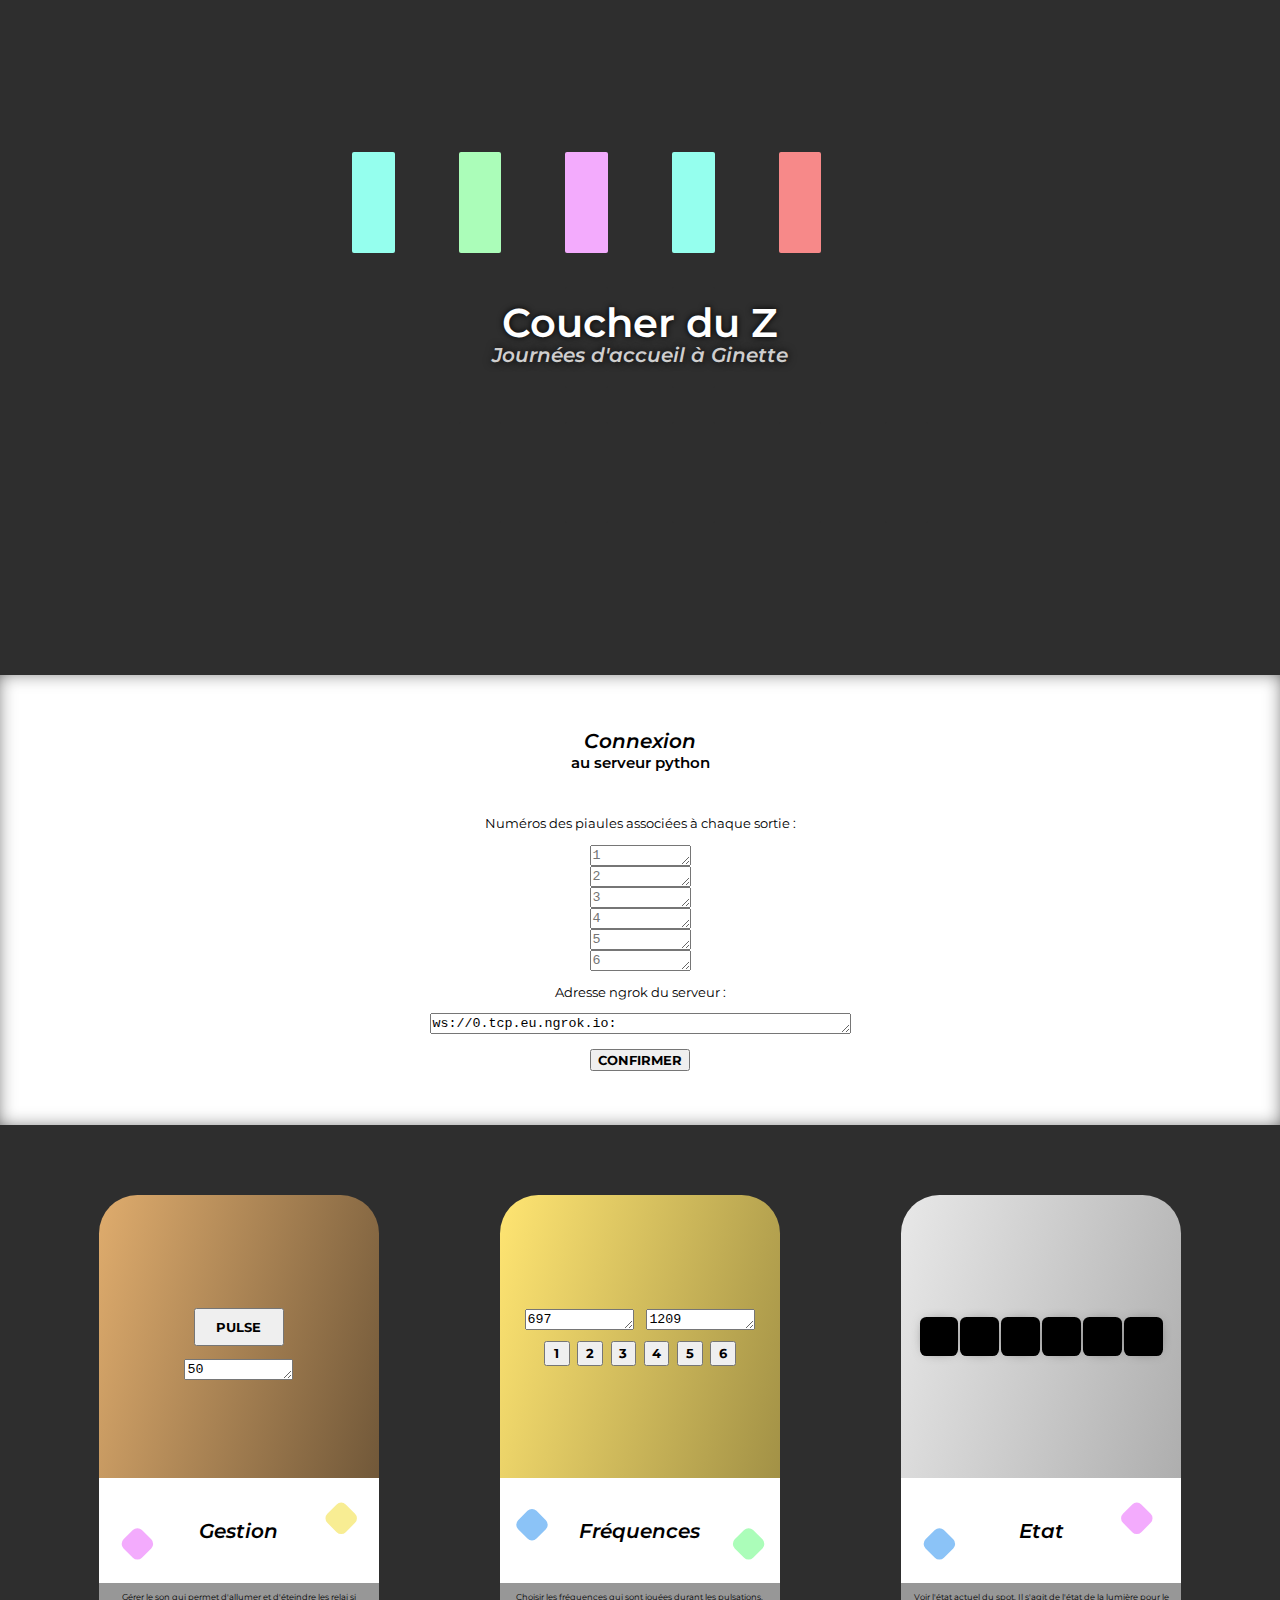
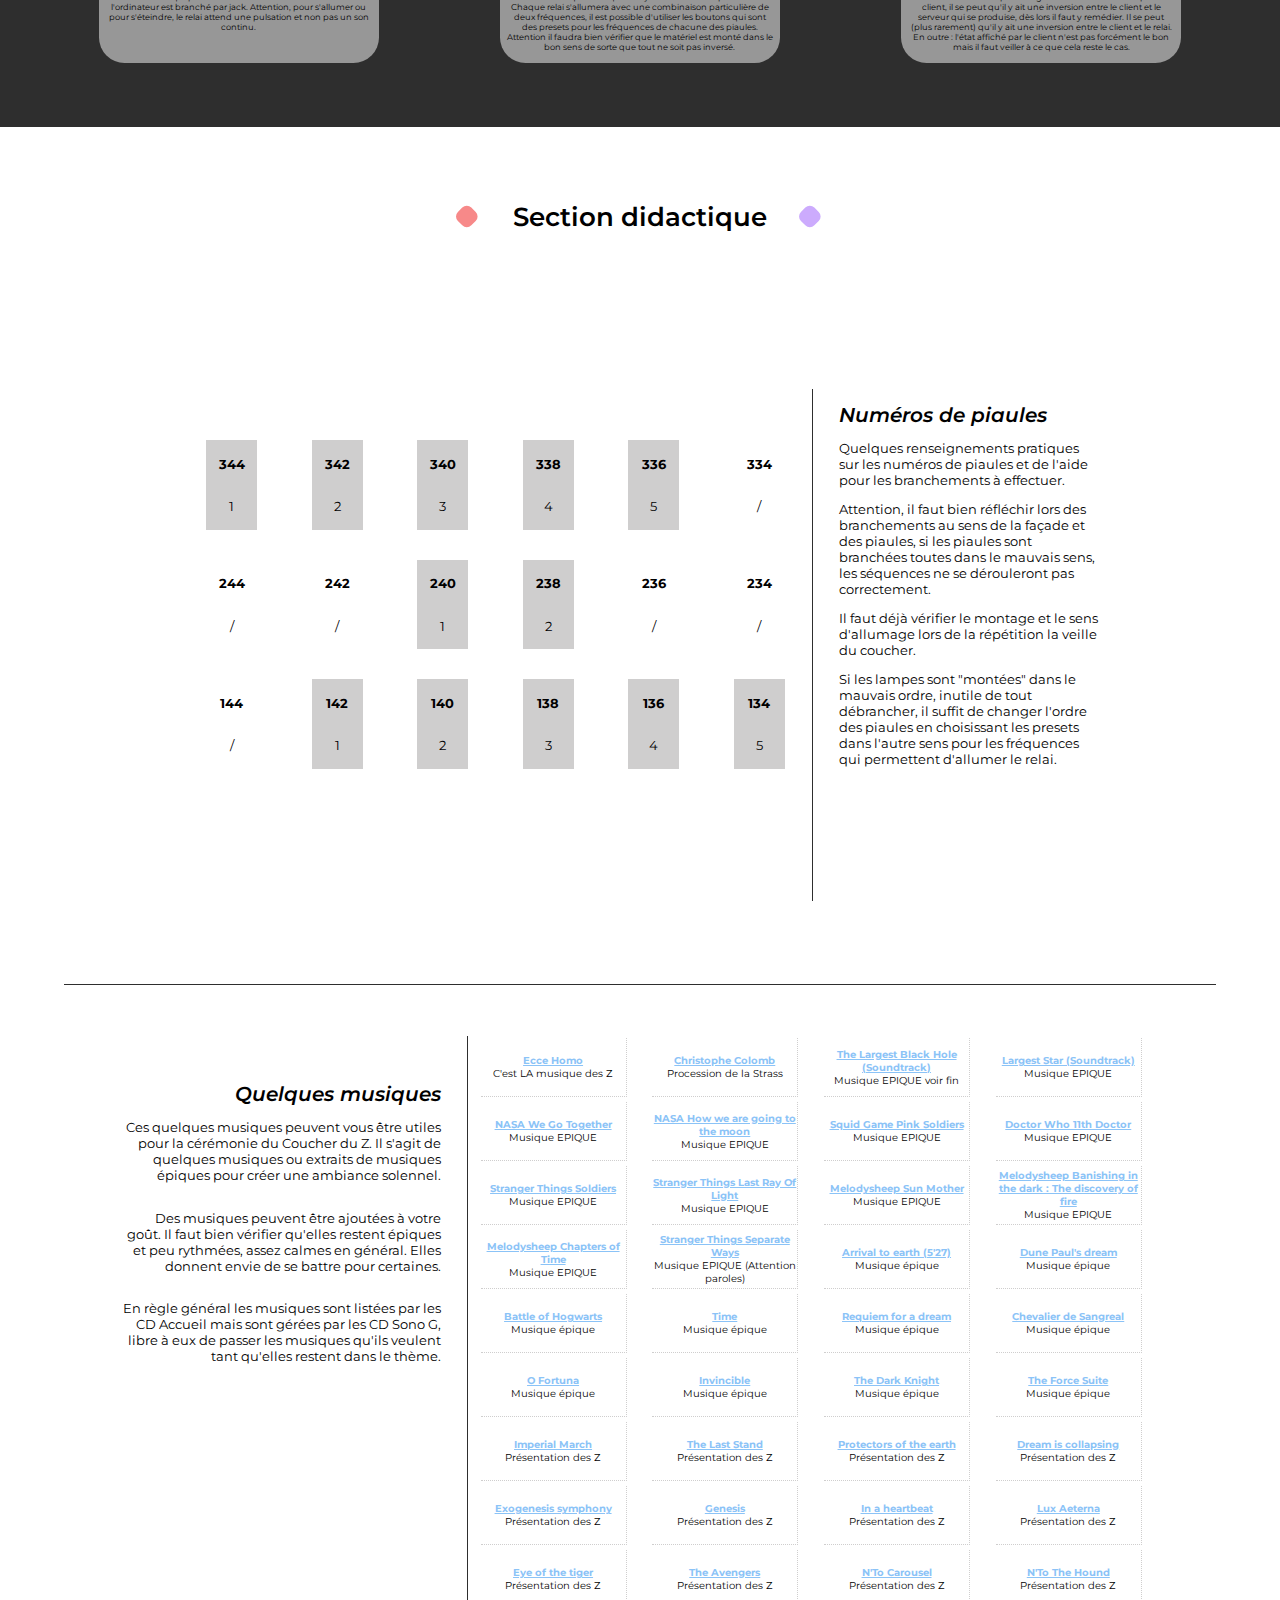
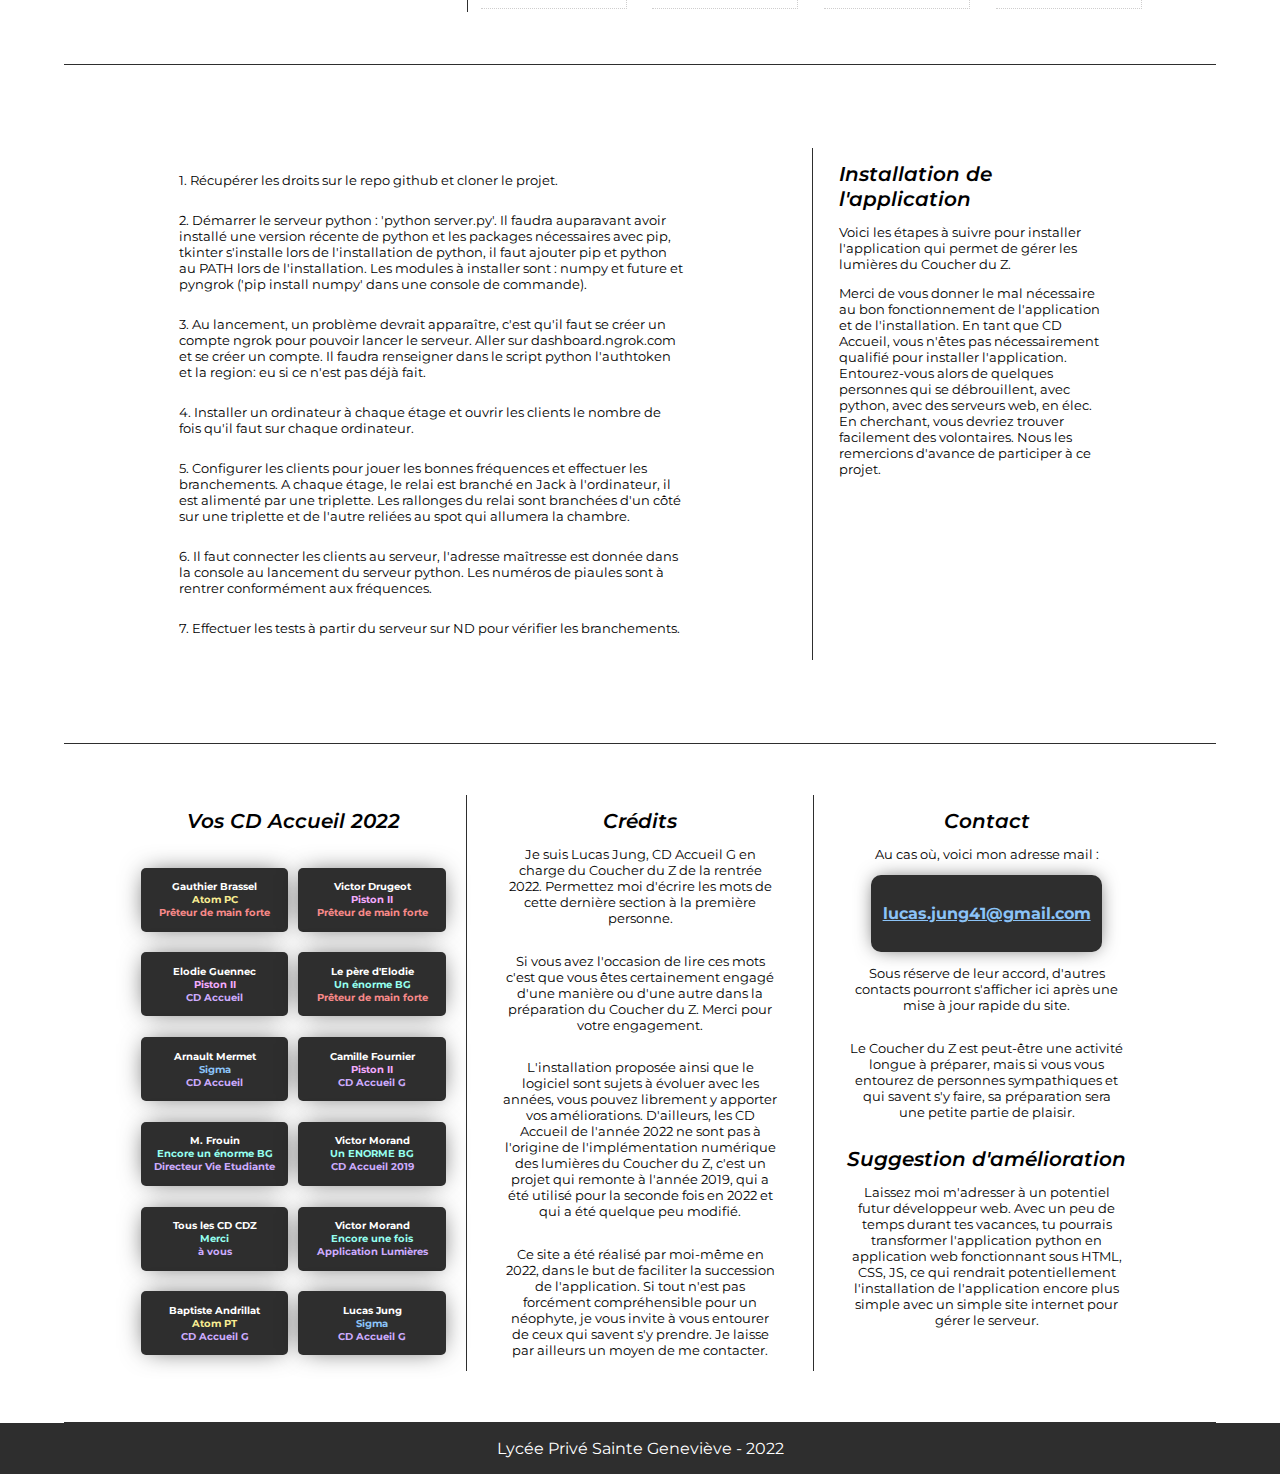
<file: client/CDZ.html>
<!doctype html>
<html lang="en">

<head>
  <meta charset="utf-8">
  <meta name="viewport" content="width=device-width, initial-scale=1, shrink-to-fit=no">

  <title>CDZ Client</title>

  <!-- Import des polices -->
  <link rel="preconnect" href="https://fonts.googleapis.com">
  <link rel="preconnect" href="https://fonts.gstatic.com" crossorigin>
  <link
    href="https://fonts.googleapis.com/css2?family=Montserrat:ital,wght@0,100;0,200;0,300;0,400;0,500;0,600;0,700;0,800;0,900;1,100;1,200;1,300;1,400;1,500;1,600;1,700;1,800;1,900&display=swap"
    rel="stylesheet">

  <!-- Le style du document -->
  <link rel="stylesheet" href="style.css">
</head>


<!-- Le contenu du document -->

<body>
  <header>
    <div id="header-background" class="background">
      <div class="window" style="grid-row: 2; grid-column: 2;"></div>
      <div class="window" style="grid-row: 2; grid-column: 3;"></div>
      <div class="window" style="grid-row: 2; grid-column: 4;"></div>
      <div class="window" style="grid-row: 2; grid-column: 5;"></div>
      <div class="window" style="grid-row: 2; grid-column: 6;"></div>
      <div class="window" style="grid-row: 3; grid-column: 4;"></div>
      <div class="window" style="grid-row: 3; grid-column: 5;"></div>
      <div class="window" style="grid-row: 4; grid-column: 3;"></div>
      <div class="window" style="grid-row: 4; grid-column: 4;"></div>
      <div class="window" style="grid-row: 4; grid-column: 5;"></div>
      <div class="window" style="grid-row: 4; grid-column: 6;"></div>
      <div class="window" style="grid-row: 4; grid-column: 7;"></div>
    </div>
    <h1>Coucher du Z</h1>
    <h2>Journées d'accueil à Ginette</h2>
  </header>

  <main>

    <section id="connexion">
      <h2>Connexion</h2>
      <h3>au serveur python</h3>
      <h3 id="message"></h3>

      <p>Numéros des piaules associées à chaque sortie :</p>
      <textarea maxlength=200 rows=1 cols=10 placeholder="1" name="num1" id="num1" required></textarea>
      <textarea maxlength=200 rows=1 cols=10 placeholder="2" name="num2" id="num2" required></textarea>
      <textarea maxlength=200 rows=1 cols=10 placeholder="3" name="num3" id="num3" required></textarea>
      <textarea maxlength=200 rows=1 cols=10 placeholder="4" name="num4" id="num4" required></textarea>
      <textarea maxlength=200 rows=1 cols=10 placeholder="5" name="num5" id="num5" required></textarea>
      <textarea maxlength=200 rows=1 cols=10 placeholder="6" name="num6" id="num6" required></textarea>
      
      <p>Adresse ngrok du serveur :</p>
      <textarea maxlength=200 rows=1 cols=50 placeholder="Adresse ngrok du serveur" name="masterAdress"
        id="masterAdress" required>ws://0.tcp.eu.ngrok.io:</textarea>
      <button id="submitButton" onclick='connect()'>CONFIRMER</button>
    </section>

    <section id="gestion">
      <!-- Il va y avoir une grille, il faut mettre la fréquence, une petite lumière qui indique l'état,
      des boutons pour manipuler l'audio (un resume, un suspend, un pulse), un pad pour gérer les fréquences de base,
      un input pour les durées aussi -->

      <h2>Gestion</h2>
      <h2>Fréquences</h2>
      <h2>Etat</h2>

      <article>
        <!-- <button class="play">PLAY</button>
        <button class="pause">PAUSE</button> -->
        <button class="pulse" onclick="sendPulse()">PULSE</button>
        <textarea name="duration" id="duration" cols="11" rows="1" placeholder="Durée (ms)">50</textarea>
      </article>
      <article>
        <div class="frequences">
          <textarea name="frequence1" id="frequence1" cols="11" rows="1" placeholder="Fréquence 1 (Hz)">697</textarea>
          <textarea name="frequence2" id="frequence2" cols="11" rows="1" placeholder="Fréquence 2 (Hz)">1209</textarea>
        </div>
        <div class="preset">
          <button id="preset1" onclick="switchSpot(1)">1</button>
          <button id="preset2" onclick="switchSpot(2)">2</button>
          <button id="preset3" onclick="switchSpot(3)">3</button>
          <button id="preset4" onclick="switchSpot(4)">4</button>
          <button id="preset5" onclick="switchSpot(5)">5</button>
          <button id="preset6" onclick="switchSpot(6)">6</button>
        </div>
      </article>
      <article class="stateList">
        <div id="state1" class="state"></div>
        <div id="state2" class="state"></div>
        <div id="state3" class="state"></div>
        <div id="state4" class="state"></div>
        <div id="state5" class="state"></div>
        <div id="state6" class="state"></div>
      </article>

      <div class="desc">
        Gérer le son qui permet d'allumer et d'éteindre les relai si l'ordinateur est branché par jack.
        Attention, pour s'allumer ou pour s'éteindre, le relai attend une pulsation et non pas un son continu.
      </div>
      <div class="desc">
        Choisir les fréquences qui sont jouées durant les pulsations. Chaque relai s'allumera avec une combinaison
        particulière de deux fréquences, il est possible d'utiliser les boutons qui sont des presets pour les fréquences
        de chacune des piaules. Attention il faudra bien vérifier que le matériel est monté dans le bon sens de sorte
        que tout ne soit pas inversé.
      </div>
      <div class="desc">
        Voir l'état actuel du spot. Il s'agit de l'état de la lumière pour le client, il se peut qu'il y ait une
        inversion entre le client et le serveur qui se produise, dès lors il faut y remédier. Il se peut (plus rarement)
        qu'il y ait une inversion entre le client et le relai. En outre : l'état affiché par le client n'est pas
        forcément le bon mais il faut veiller à ce que cela reste le cas.
      </div>
    </section>

    <section id="tutorial">
      <h2>Section didactique</h2>

      <article class="rooms">
        <div class="rooms-grid">
          <div class="room" style="grid-row: 2; grid-column: 2;">
            <p class="room-number">344</p>
            <p class="room-id">1</p>
          </div>
          <div class="room" style="grid-row: 2; grid-column: 3;">
            <p class="room-number">342</p>
            <p class="room-id">2</p>
          </div>
          <div class="room" style="grid-row: 2; grid-column: 4;">
            <p class="room-number">340</p>
            <p class="room-id">3</p>
          </div>
          <div class="room" style="grid-row: 2; grid-column: 5;">
            <p class="room-number">338</p>
            <p class="room-id">4</p>
          </div>
          <div class="room" style="grid-row: 2; grid-column: 6;">
            <p class="room-number">336</p>
            <p class="room-id">5</p>
          </div>
          <div class="room disabled" style="grid-row: 2; grid-column: 7;">
            <p class="room-number">334</p>
            <p class="room-id">/</p>
          </div>
          <div class="room disabled" style="grid-row: 3; grid-column: 2;">
            <p class="room-number">244</p>
            <p class="room-id">/</p>
          </div>
          <div class="room disabled" style="grid-row: 3; grid-column: 3;">
            <p class="room-number">242</p>
            <p class="room-id">/</p>
          </div>
          <div class="room" style="grid-row: 3; grid-column: 4;">
            <p class="room-number">240</p>
            <p class="room-id">1</p>
          </div>
          <div class="room" style="grid-row: 3; grid-column: 5;">
            <p class="room-number">238</p>
            <p class="room-id">2</p>
          </div>
          <div class="room disabled" style="grid-row: 3; grid-column: 6;">
            <p class="room-number">236</p>
            <p class="room-id">/</p>
          </div>
          <div class="room disabled" style="grid-row: 3; grid-column: 7;">
            <p class="room-number">234</p>
            <p class="room-id">/</p>
          </div>
          <div class="room disabled" style="grid-row: 4; grid-column: 2;">
            <p class="room-number">144</p>
            <p class="room-id">/</p>
          </div>
          <div class="room" style="grid-row: 4; grid-column: 3;">
            <p class="room-number">142</p>
            <p class="room-id">1</p>
          </div>
          <div class="room" style="grid-row: 4; grid-column: 4;">
            <p class="room-number">140</p>
            <p class="room-id">2</p>
          </div>
          <div class="room" style="grid-row: 4; grid-column: 5;">
            <p class="room-number">138</p>
            <p class="room-id">3</p>
          </div>
          <div class="room" style="grid-row: 4; grid-column: 6;">
            <p class="room-number">136</p>
            <p class="room-id">4</p>
          </div>
          <div class="room" style="grid-row: 4; grid-column: 7;">
            <p class="room-number">134</p>
            <p class="room-id">5</p>
          </div>
        </div>
        <div class="right-side">
          <h2>Numéros de piaules</h2>
          <p>Quelques renseignements pratiques sur les numéros de piaules et de l'aide pour les branchements à
            effectuer.</p>
          <p>Attention, il faut bien réfléchir lors des branchements au sens de la façade et des piaules, si les piaules
            sont branchées toutes dans le mauvais sens, les séquences ne se dérouleront pas correctement.</p>
          <p>Il faut déjà vérifier le montage et le sens d'allumage lors de la répétition la veille du coucher.</p>
          <p>Si les lampes sont "montées" dans le mauvais ordre, inutile de tout débrancher, il suffit de changer
            l'ordre des piaules en choisissant les presets dans l'autre sens pour les fréquences qui permettent
            d'allumer le relai.</p>
        </div>
      </article>

      <article class="musics">
        <div class="left-side">
          <h2>Quelques musiques</h2>
          <p>Ces quelques musiques peuvent vous être utiles pour la cérémonie du Coucher du Z. Il s'agit de quelques
            musiques ou extraits de musiques épiques pour créer une ambiance solennel.</p>
          <p>Des musiques peuvent être ajoutées à votre goût. Il faut bien vérifier qu'elles restent épiques et peu
            rythmées, assez calmes en général. Elles donnent envie de se battre pour certaines.</p>
          <p>En règle général les musiques sont listées par les CD Accueil mais sont gérées par les CD Sono G, libre à
            eux de passer les musiques qu'ils veulent tant qu'elles restent dans le thème.</p>
        </div>
        <div class="right-side">
          <div class="music">
            <a href="https://www.youtube.com/watch?v=uzb81OsTdrU" target="_blank"><strong>Ecce Homo</strong></a>
            C'est LA musique des Z
          </div>
          <div class="music">
            <a href="https://youtu.be/8Vj9znomynQ" target="_blank"><strong>Christophe Colomb
              </strong></a>
            Procession de la Strass
          </div>
          <div class="music">
            <a href="https://youtu.be/I34-31nG9Lo" target="_blank"><strong>The
                Largest Black Hole (Soundtrack)
              </strong></a>
            Musique EPIQUE voir fin
          </div>
          <div class="music">
            <a href="https://youtu.be/U76HoYWMBI0" target="_blank"><strong>Largest Star (Soundtrack)
              </strong></a>
            Musique EPIQUE
          </div>
          <div class="music">
            <a href="https://youtu.be/7nPMZjTZuO0" target="_blank"><strong>NASA
                We Go Together
              </strong></a>
            Musique EPIQUE
          </div>
          <div class="music">
            <a href="https://youtu.be/PZBZ7lSXYeQ" target="_blank"><strong>NASA
                How we are going to the moon
              </strong></a>
            Musique EPIQUE
          </div>
          <div class="music">
            <a href="https://youtu.be/v9NQYKv2rTg" target="_blank"><strong>Squid Game Pink Soldiers
              </strong></a>
            Musique EPIQUE
          </div>
          <div class="music">
            <a href="https://youtu.be/Rqz_JyAUZyg" target="_blank"><strong>Doctor Who 11th Doctor
              </strong></a>
            Musique EPIQUE
          </div>
          <div class="music">
            <a href="https://youtu.be/giIehoMVPb4" target="_blank"><strong>Stranger Things Soldiers
              </strong></a>
            Musique EPIQUE
          </div>
          <div class="music">
            <a href="https://youtu.be/_fzVkJmwLdk" target="_blank"><strong>Stranger Things Last Ray Of Light
              </strong></a>
            Musique EPIQUE
          </div>
          <div class="music">
            <a href="https://youtu.be/9Fq13j4ygyw" target="_blank"><strong>Melodysheep Sun Mother
              </strong></a>
            Musique EPIQUE
          </div>
          <div class="music">
            <a href="https://youtu.be/QOGiUkCxRnU" target="_blank"><strong>Melodysheep Banishing in the dark : The
                discovery of fire
              </strong></a>
            Musique EPIQUE
          </div>
          <div class="music">
            <a href="https://youtu.be/TVh6vJY-McE" target="_blank"><strong>Melodysheep Chapters of Time
              </strong></a>
            Musique EPIQUE
          </div>
          <div class="music">
            <a href="https://youtu.be/fJmzY8CFSG0" target="_blank"><strong>Stranger Things Separate Ways
              </strong></a>
            Musique EPIQUE (Attention paroles)
          </div>
          <div class="music">
            <a href="https://www.youtube.com/watch?v=3sE1rKAUNtg" target="_blank"><strong>Arrival to earth
                (5'27)</strong></a>
            Musique épique
          </div>
          <div class="music">
            <a href="https://youtu.be/BdtiYwSP9ko" target="_blank"><strong>Dune Paul's dream</strong></a>
            Musique épique
          </div>
          <div class="music">
            <a href="https://youtu.be/gSJx7STd6j4" target="_blank"><strong>Battle of Hogwarts
              </strong></a>
            Musique épique
          </div>
          <div class="music">
            <a href="https://youtu.be/c56t7upa8Bk" target="_blank"><strong>Time
              </strong></a>
            Musique épique
          </div>
          <div class="music">
            <a href="https://youtu.be/bNoWHflgLRs" target="_blank"><strong>Requiem for a dream
              </strong></a>
            Musique épique
          </div>
          <div class="music">
            <a href="https://youtu.be/u5FyRZbqfeM" target="_blank"><strong>Chevalier de Sangreal
              </strong></a>
            Musique épique
          </div>
          <div class="music">
            <a href="https://youtu.be/GXFSK0ogeg4" target="_blank"><strong>O Fortuna
              </strong></a>
            Musique épique
          </div>
          <div class="music">
            <a href="https://youtu.be/XPiWUq5DUjE" target="_blank"><strong>Invincible
              </strong></a>
            Musique épique
          </div>
          <div class="music">
            <a href="https://youtu.be/iGx5a1ifSDs" target="_blank"><strong>The Dark Knight
              </strong></a>
            Musique épique
          </div>
          <div class="music">
            <a href="https://youtu.be/eb2zuegwcwk" target="_blank"><strong>The Force Suite
              </strong></a>
            Musique épique
          </div>
          <div class="music">
            <a href="https://youtu.be/-bzWSJG93P8" target="_blank"><strong>Imperial March
              </strong></a>
            Présentation des Z
          </div>
          <div class="music">
            <a href="https://youtu.be/H7qOJrT_lUg" target="_blank"><strong>The Last Stand
              </strong></a>
            Présentation des Z
          </div>
          <div class="music">
            <a href="https://youtu.be/ASj81daun5Q" target="_blank"><strong>Protectors of the earth
              </strong></a>
            Présentation des Z
          </div>
          <div class="music">
            <a href="https://youtu.be/OzLhXesNkCI" target="_blank"><strong>Dream is collapsing
              </strong></a>
            Présentation des Z
          </div>
          <div class="music">
            <a href="https://youtu.be/YEH98_Ha2aA" target="_blank"><strong>Exogenesis symphony
              </strong></a>
            Présentation des Z
          </div>
          <div class="music">
            <a href="https://youtu.be/VKzWLUQizz8" target="_blank"><strong>Genesis
              </strong></a>
            Présentation des Z
          </div>
          <div class="music">
            <a href="https://youtu.be/ST2H8FWDvEA" target="_blank"><strong>In a heartbeat
              </strong></a>
            Présentation des Z
          </div>
          <div class="music">
            <a href="https://youtu.be/bbS-Zhz31CA" target="_blank"><strong>Lux Aeterna
              </strong></a>
            Présentation des Z
          </div>
          <div class="music">
            <a href="https://youtu.be/btPJPFnesV4" target="_blank"><strong>Eye of the tiger
              </strong></a>
            Présentation des Z
          </div>
          <div class="music">
            <a href="https://youtu.be/-HHlHLBxqnc" target="_blank"><strong>The Avengers
              </strong></a>
            Présentation des Z
          </div>
          <div class="music">
            <a href="https://youtu.be/qhGGXSwfouw" target="_blank"><strong>N'To Carousel
              </strong></a>
            Présentation des Z
          </div>
          <div class="music">
            <a href="https://youtu.be/I6mqszCTqus" target="_blank"><strong>N'To The Hound
              </strong></a>
            Présentation des Z
          </div>
        </div>
      </article>

      <article class="installation">
        <div class="steps">
          <div class="step">1. Récupérer les droits sur le repo github et cloner le projet.</div>
          <div class="step">2. Démarrer le serveur python : 'python server.py'. Il faudra auparavant avoir installé une
            version récente de python et les packages nécessaires avec pip, tkinter s'installe lors de l'installation de
            python, il faut ajouter pip et python au PATH lors de l'installation. Les modules à installer sont : numpy
            et future et pyngrok ('pip install numpy' dans une console de commande). </div>
          <div class="step">3. Au lancement, un problème devrait apparaître, c'est qu'il faut se créer un compte ngrok
            pour pouvoir lancer le serveur. Aller sur dashboard.ngrok.com et se créer un compte. Il faudra renseigner
            dans le script python l'authtoken et la region: eu si ce n'est pas déjà fait.</div>
          <div class="step">4. Installer un ordinateur à chaque étage et ouvrir les clients le nombre de fois qu'il faut
            sur chaque ordinateur.</div>
          <div class="step">5. Configurer les clients pour jouer les bonnes fréquences et effectuer les branchements. A
            chaque étage, le relai est branché en Jack à l'ordinateur, il est alimenté par une triplette. Les rallonges
            du relai sont branchées d'un côté sur une triplette et de l'autre reliées au spot qui allumera la chambre.
          </div>
          <div class="step">6. Il faut connecter les clients au serveur, l'adresse maîtresse est donnée dans la console
            au lancement du serveur python. Les numéros de piaules sont à rentrer conformément aux fréquences.</div>
          <div class="step">7. Effectuer les tests à partir du serveur sur ND pour vérifier les branchements.</div>
        </div>
        <div class="right-side">
          <h2>Installation de l'application</h2>
          <p>Voici les étapes à suivre pour installer l'application qui permet de gérer les lumières du Coucher du Z.
          </p>
          <p>Merci de vous donner le mal nécessaire au bon fonctionnement de l'application et de l'installation. En tant
            que CD Accueil, vous n'êtes pas nécessairement qualifié pour installer l'application. Entourez-vous alors de
            quelques personnes qui se débrouillent, avec python, avec des serveurs web, en élec. En cherchant, vous
            devriez trouver facilement des volontaires. Nous les remercions d'avance de participer à ce projet.
          </p>
        </div>
      </article>

      <article class="credits">
        <div class="left-side">
          <h2>Vos CD Accueil 2022</h2>

          <div class="participant">
            <div>Gauthier Brassel</div>
            <div style="color:var(--yellow-color)">Atom PC</div>
            <div style="color:var(--red-color)">Prêteur de main forte</div></strong>
          </div>
          <div class="participant">
            <div>Victor Drugeot</div>
            <div style="color:var(--pink-color)">Piston II</div>
            <div style="color:var(--red-color)">Prêteur de main forte</div></strong>
          </div>
          <div class="participant">
            <div>Elodie Guennec</div>
            <div style="color:var(--pink-color)">Piston II</div>
            <div style="color:var(--purple-color)">CD Accueil</div></strong>
          </div>
          <div class="participant">
            <div>Le père d'Elodie</div>
            <div style="color:var(--turquoise-color)">Un énorme BG</div>
            <div style="color:var(--red-color)">Prêteur de main forte</div></strong>
          </div>
          <div class="participant">
            <div>Arnault Mermet</div>
            <div style="color:var(--blue-color)">Sigma</div>
            <div style="color:var(--purple-color)">CD Accueil</div></strong>
          </div>
          <div class="participant">
            <div>Camille Fournier</div>
            <div style="color:var(--pink-color)">Piston II</div>
            <div style="color:var(--purple-color)">CD Accueil G</div></strong>
          </div>
          <div class="participant">
            <div>M. Frouin</div>
            <div style="color:var(--turquoise-color)">Encore un énorme BG</div>
            <div style="color:var(--purple-color)">Directeur Vie Etudiante</div></strong>
          </div>
          <div class="participant">
            <div>Victor Morand</div>
            <div style="color:var(--turquoise-color)">Un ENORME BG</div>
            <div style="color:var(--purple-color)">CD Accueil 2019</div></strong>
          </div>
          <div class="participant">
            <div>Tous les CD CDZ</div>
            <div style="color:var(--turquoise-color)">Merci</div>
            <div style="color:var(--purple-color)">à vous</div></strong>
          </div>
          <div class="participant">
            <div>Victor Morand</div>
            <div style="color:var(--turquoise-color)">Encore une fois</div>
            <div style="color:var(--purple-color)">Application Lumières</div></strong>
          </div>
          <div class="participant">
            <div>Baptiste Andrillat</div>
            <div style="color:var(--yellow-color)">Atom PT</div>
            <div style="color:var(--purple-color)">CD Accueil G</div></strong>
          </div>
          <div class="participant">
            <div>Lucas Jung</div>
            <div style="color:var(--blue-color)">Sigma</div>
            <div style="color:var(--purple-color)">CD Accueil G</div></strong>
          </div>
        </div>
        <div class="middle">
          <h2>Crédits</h2>
          <p>Je suis Lucas Jung, CD Accueil G en charge du Coucher du Z de la rentrée 2022. Permettez moi d'écrire les
            mots de cette dernière section à la première personne.</p>
          <p>Si vous avez l'occasion de lire ces mots c'est que vous êtes certainement engagé d'une manière ou d'une
            autre dans la préparation du Coucher du Z. Merci pour votre engagement.</p>
          <p>L'installation proposée ainsi que le logiciel sont sujets à évoluer avec les années, vous pouvez librement
            y apporter vos améliorations. D'ailleurs, les CD Accueil de l'année 2022 ne sont pas à l'origine de
            l'implémentation numérique des lumières du Coucher du Z, c'est un projet qui remonte à l'année 2019, qui a
            été utilisé pour la seconde fois en 2022 et qui a été quelque peu modifié.</p>
          <p>Ce site a été réalisé par moi-même en 2022, dans le but de faciliter la succession de l'application. Si
            tout n'est pas forcément compréhensible pour un néophyte, je vous invite à vous entourer de ceux qui savent
            s'y prendre. Je laisse par ailleurs un moyen de me contacter.</p>
        </div>
        <div class="right-side">
          <h2>Contact</h2>
          <p>Au cas où, voici mon adresse mail :</p>
          <div class="mail"><a href="mailto:lucas.jung41@gmail.com">lucas.jung41@gmail.com</a></div class="mail">
          <p>Sous réserve de leur accord, d'autres contacts pourront s'afficher ici après une mise à jour rapide du
            site.</p>
          <p>Le Coucher du Z est peut-être une activité longue à préparer, mais si vous vous entourez de personnes
            sympathiques et qui savent s'y faire, sa préparation sera une petite partie de plaisir.</p>
          <h2>Suggestion d'amélioration</h2>
          <p>Laissez moi m'adresser à un potentiel futur développeur web. Avec un peu de temps durant tes vacances, tu
            pourrais transformer l'application python en application web fonctionnant sous HTML, CSS, JS, ce qui
            rendrait potentiellement l'installation de l'application encore plus simple avec un simple site internet
            pour gérer le serveur.</p>
        </div>
      </article>
    </section>
  </main>

  <footer>Lycée Privé Sainte Geneviève - 2022</footer>
</body>


<script>
  /* Rércupération des composants utiles */
  const messageDisplay = document.getElementById('message')
  const headerBackground = document.getElementById('header-background')

  const NumAreas = [1, 2, 3, 4, 5, 6].map(
    (i) => {
      return document.getElementById('num' + i.toString())
  })

  const StateDivs = [1, 2, 3, 4, 5, 6].map(
    (i) => {
      return document.getElementById('state' + i.toString())
  })

  let stateDisplay = StateDivs[0]

  const AreaMasterAdress = document.getElementById('masterAdress')

  let frequences = [
                      [697, 1209],
                      [697, 1336],
                      [697, 1477],
                      [770, 1209],
                      [770, 1336],
                      [770, 1477]
                    ];

  /* Informations globales sur le client */
  let running = true;
  let socket

  /* Information sur l'intervalle de KeepAlive */
  let intervalID
  let intervalTime = 3  //intervalle de temps (min) entre deux messages 'KeepAlive' pour maintenir la connexion

  /* Creation du contexte qui permet de jouer l'audio */
  const context = new (window.AudioContext || window.webkitAudioContext)()



  /**
   * Lance l'animation du Z dans le background du header, comme les lumières lors de la cérémonie
   */
  const animateHeaderBackground = () => {
    const windowElements = document.getElementsByClassName('window')
    const colors = ['var(--pink-color)', 'var(--yellow-color)', 'var(--green-color)', 'var(--blue-color)', 'var(--red-color)', 'var(--turquoise-color)', 'var(--purple-color)']

    Array.from(windowElements).forEach((element, index) => {
      setTimeout(() => {
        element.style.backgroundColor = colors[Math.floor(Math.random() * colors.length)]
        setInterval(() => {
          element.style.backgroundColor = colors[Math.floor(Math.random() * colors.length)]
        }, 5000)
      }, index * 200)
    })
  }

  /* Run the animation on script load */
  animateHeaderBackground()


  /**
   * Crée des oscillateurs les connecte et joue les fréquences,
   * renvoie la fonction à appeler pour arrêter les oscillateurs.
   */
  const play = (frequence1, frequence2) => {
    /* Configuration des oscilatteurs */
    const oscillator1 = context.createOscillator()
    const oscillator2 = context.createOscillator()
    oscillator1.frequency.value = frequence1
    oscillator2.frequency.value = frequence2

    /* Configuration du gains */
    const gainNode = context.createGain()
    gainNode.connect(context.destination)
    gainNode.gain.value = .2

    /* Connexion des oscillateurs */
    oscillator1.connect(gainNode)
    oscillator2.connect(gainNode)
    oscillator1.start(0)
    oscillator2.start(0)

    /* Fonction à appeler pour arrêter les oscillateurs */
    return function () {
      oscillator1.disconnect()
      oscillator2.disconnect()
    }
  }


  /**
   * Permet de changer le spot utilisé
   * num : entier compris entre 1 et 6
   */
  const switchSpot = (num) => {
    const [frequence1, frequence2] = frequences[num - 1];
    document.getElementById('frequence1').value = frequence1;
    document.getElementById('frequence2').value = frequence2;

    stateDisplay = StateDivs[num-1];
  }



  /**
   * Permet de changer la couleur de la lampe qui affiche l'état de la lumière attendu par le client.
   */
  const switchState = () => {
    stateDisplay.classList.toggle('on')
  }



  /**
   * Envoie une pulsation en avec les données entrées par l'utilisateur.
   */
  const sendPulse = () => {
    /* Récupération des données */
    const frequence1 = document.getElementById('frequence1').value
    const frequence2 = document.getElementById('frequence2').value
    const duration = document.getElementById('duration').value

    /* Change l'état de la lampe */
    switchState()

    /* Lancement du son et arrêt plannifié */
    const stop = play(frequence1, frequence2)
    setTimeout(stop, duration)
  }



  /**
   * Permet de changer les fréquences des textareas en fonction du preset sélectionné en cliquant sur le bouton.
   */
  const setPreset = (frequence1, frequence2) => {
    document.getElementById('frequence1').value = frequence1
    document.getElementById('frequence2').value = frequence2
  }



  /**
   * Connexion du client à l'aide de la socket et gestion des événéments reçus par la socket.
   */
  function connect() {
    /* Récupération des données entrées par l'utilisateur */
    var masterAdress = AreaMasterAdress.value
    var roomNumbers = NumAreas.map(area => area.value)
    var phoneId = roomNumbers.join(',')

    /* Création de la socket et connexion au serveur, lancement du KeepAlive */
    socket = new WebSocket(masterAdress);
    socket.setKeepAlive = true;
    console.log('masterAdress = ' + masterAdress)
    intervalID = setInterval(function () { socket.send("KeepAlive"); }, (intervalTime * 60 * 1000));

    /* Gestion des événements reçus par la socket */
    socket.onmessage = function (event) {
      const msg = event.data
      console.log("received :" + msg)
      messageDisplay.innerHTML = msg

      for (let i = 0; i < 6; i++) {
        num = roomNumbers[i]
        if ((msg === "on" + num && !StateDivs[i].classList.contains('on')) || (msg === "off" + num && StateDivs[i].classList.contains('on'))) {
          switchSpot(i+1)
          sendPulse()
        }
      }

      if (msg === "end") {
        running = false;
        socket.close();
        document.body.style.background = 'white';
      }
      else if (msg === "identifiant non reconnu") {
        running = false;
        socket.close();
        document.body.style.background = 'white';
      }

      socket.onclose = function (event) {
        console.log("connexion closed")
      }
    }

    /* Gestion de l'établissement de la connexion */
    socket.onopen = function () {
      messageDisplay.innerHTML = "connect&eacute !"
      console.log("connecte ! : Socket Status: " + socket.readyState);
      socket.send("id =" + phoneId);										//on envoie notre id au server 
      console.log(phoneId)

      document.getElementById('connexion').classList.add('connected')
      document.getElementById('connexion').innerHTML = "Connexion réussie. Id : " + phoneId + ". Adresse du serveur : " + masterAdress + ".";
    }

  }


</script>

</html>
</file>
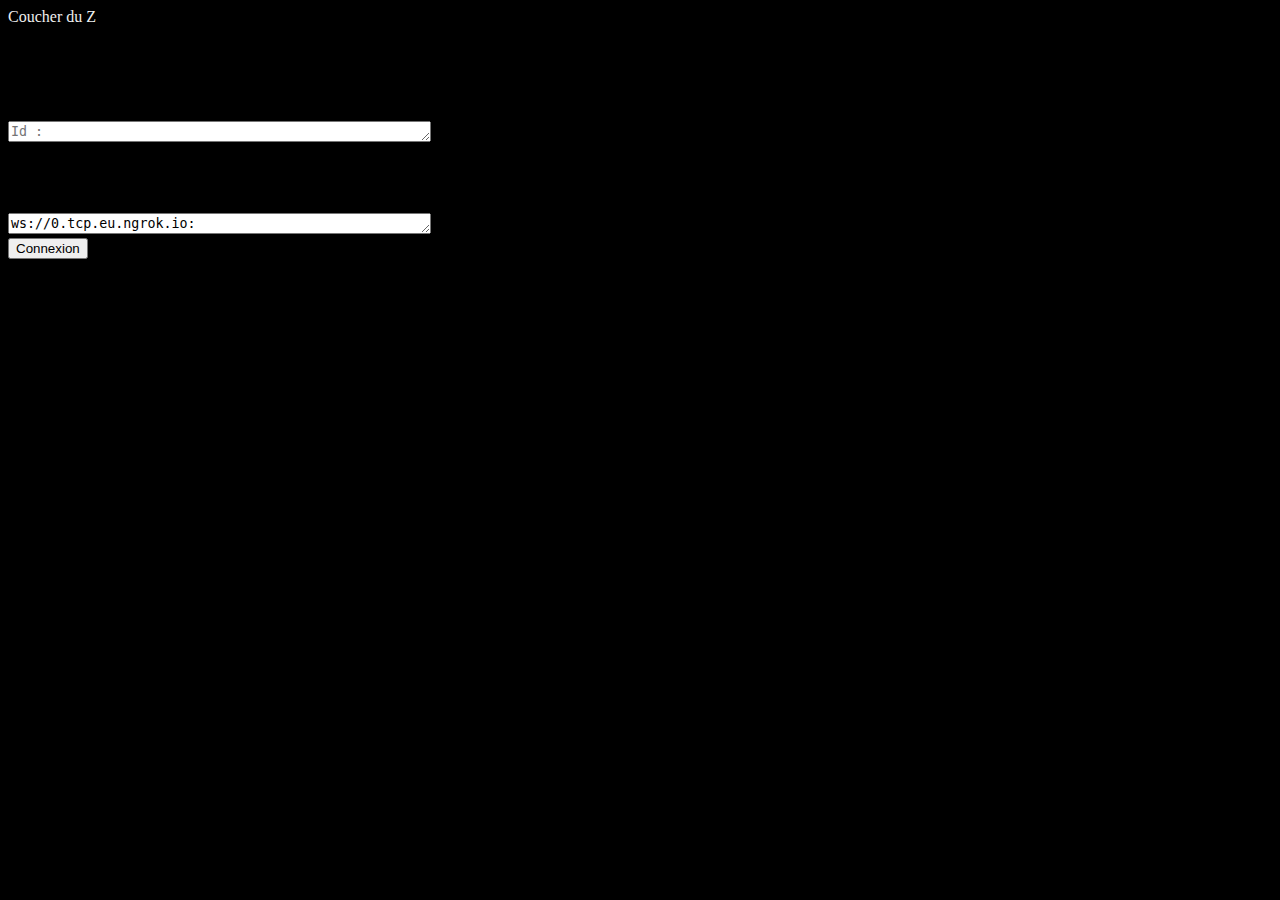
<file: client/old/index - Copie.html>
<!doctype html>
<html lang="en">

<head>
  <meta charset="utf-8">
  <meta name="viewport" content="width=device-width, initial-scale=1, shrink-to-fit=no">
  <meta name="description" content="">
  <meta name="author" content="">
  <!-- <link rel="icon" href="../../../../favicon.ico"> pour �ventuellement mettre une ic�ne ... -->

  <title>CDZ Client</title>

  <!-- Bootstrap core CSS -->
  <link rel="stylesheet" href="https://stackpath.bootstrapcdn.com/bootstrap/4.1.3/css/bootstrap.min.css"
    integrity="sha384-MCw98/SFnGE8fJT3GXwEOngsV7Zt27NXFoaoApmYm81iuXoPkFOJwJ8ERdknLPMO" crossorigin="anonymous">
  <!-- NoSleep -->
  <!-- <script src="NoSleep.js"></script> -->
</head>



<body>
  <header class="container-fluid d-flex bg-primary">
    <div class="h2 mb-3 font-weight-bold float-right" style="color : #EEE">Coucher du Z</div>
  </header>

  <!-- Ecran de connexion au programme de contr�le -->
  <div id="ConnexionScreen">
    <div class="h3 mb-3 font-weight-normal" style="margin : 10px ">Connexion</div>

    <div class="container">
      <div class="text-center mb-4">
        <h2 class="h4 mb-3 font-weight-normal"> Id du t&eacutel&eacutephone (num&eacutero de piaule) </h2>
      </div>

      <div class="form-label-group">
        <textarea class="container" maxlength=200 rows=1 cols=50 placeholder="Id :" name="phoneId" id="phoneId"
          required></textarea>
      </div>

      <div class="text-center mb-4">
        <h2 class="h4 mb-3 font-weight-normal">Adresse du programme de contr&ocircle</h2>
      </div>

      <div class="form-label-group">
        <textarea class="container" maxlength=200 rows=1 cols=50 placeholder="Adresse Web:" name="masterAdress"
          id="masterAdress" required>ws://0.tcp.eu.ngrok.io:</textarea>
        <!-- adresse par d�faut pour �viter de la recopier-->
      </div>

      <button class="btn btn-lg btn-primary btn-block" type="submit" id="submitButton"
        onclick='connect()'>Connexion</button>
    </div>
  </div>

  <!-- Ecran de l'application principale -->
  <div id="ClientScreen" style="visibility: hidden">
    <div class="h3 mb-3 font-weight-normal" style="margin : 10px " id="message">en attente de Connexion</div>
    <p class="mt-5 mb-3 h4 text-center" id="text"> </p>

    <textarea style="display: block;" class="container" maxlength=200 rows=1 cols=50 placeholder="Fréquence :"
      name="frequence" id="frequence1" required>697</textarea>

    <textarea style="display: block;" class="container" maxlength=200 rows=1 cols=50 placeholder="Fréquence :"
      name="frequence" id="frequence2" required>1209</textarea>

    <button style="display: block;" onClick="resumeAudio()">Resume</button>
    <button style="display: block;" onClick="suspendAudio()">Suspend</button>
    <button style="display: block;" onClick="sendSoundPulse()">Pulse</button>

    <textarea style="display: block;" class="container" maxlength=200 rows=1 cols=50
      placeholder="Durée de la pulsation (ms) :" name="duration" id="duration" required>1000</textarea>
  </div>

  <p class="mt-5 mb-3 text-muted text-center" id="footerTxt">Lyc&eacutee Sainte Genevi&egraveve - 2019</p>
</body>


<script>
  var connScreen = document.getElementById('ConnexionScreen');
  var clientScreen = document.getElementById('ClientScreen');
  var msgLabel = document.getElementById('message');
  var running = true;
  var AreaPhoneId = document.getElementById('phoneId');
  var AreaMasterAdress = document.getElementById('masterAdress');
  var socket
  var intervalID
  var intervalTime = 3  //intervalle de temps (min) entre deux messages 'KeepAlive' pour maintenir la connexion

  document.body.style.background = "black"

  const context = new (window.AudioContext || window.webkitAudioContext)()

  const dialTone = function (freq1, freq2) {
    oscillator1 = context.createOscillator();
    oscillator1.type = 0;
    oscillator1.frequency.value = freq1;
    gainNode = context.createGain ? context.createGain() : context.createGainNode();
    oscillator1.connect(gainNode, 0, 0);
    gainNode.connect(context.destination);
    gainNode.gain.value = .1;
    oscillator1.start ? oscillator1.start(0) : oscillator1.noteOn(0)

    oscillator2 = context.createOscillator();
    oscillator2.type = 0;
    oscillator2.frequency.value = freq2;
    gainNode = context.createGain ? context.createGain() : context.createGainNode();
    oscillator2.connect(gainNode);
    gainNode.connect(context.destination);

    gainNode.gain.value = .1;
    oscillator2.start ? oscillator2.start(0) : oscillator2.noteOn(0)

  };

  function stop() {
    oscillator1.disconnect();
    oscillator2.disconnect();
  }

  let resumeAudio = function () {
    dialTone(document.getElementById("frequence1").value, frequence2 = document.getElementById("frequence2").value)
  }
  let suspendAudio = function () {
    stop()
  }

  function sendSoundPulse() {
    resumeAudio()
    const pulseDuration = parseInt(document.getElementById("duration").value)
    setTimeout(() => suspendAudio(), pulseDuration)
  }

  let triggerMode = "play to light" || "play to resume play to suspend"

  function connect() {
    var masterAdress = AreaMasterAdress.value
    var phoneId = AreaPhoneId.value
    console.log(phoneId)

    if (phoneId == '') { return }  												//on s'assure que les champs sont bien remplis

    connScreen.style.display = 'none';
    clientScreen.style.visibility = 'visible';

    socket = new WebSocket(masterAdress);
    socket.setKeepAlive = true;
    console.log('masterAdress = ' + masterAdress)
    intervalID = setInterval(function () { socket.send("KeepAlive"); }, (intervalTime * 60 * 1000));


    socket.onmessage = function (event) {
      const msg = event.data
      console.log("received :" + msg)

      if (msg === "on" + phoneId && document.body.style.background == "black") {
        document.body.style.background = 'white'
        sendSoundPulse()
      }
      else if (msg === "off" + phoneId && document.body.style.background == "white") {
        document.body.style.background = 'black';
        sendSoundPulse();
      }
      else if (msg === "end") {
        running = false;
        socket.close();
        msgLabel.innerHTML = "Connexion ferm&eacutee";
        document.body.style.background = 'white';
      }
      else if (msg === "identifiant non reconnu") {
        running = false;
        socket.close();
        msgLabel.innerHTML = "Identifiant non valide, Connexion ferm&eacutee";
        document.body.style.background = 'white';
      }
      else if (msg === "KeepAlive") {
      }
      else {
        msgLabel.innerHTML = msg;
      }

      socket.onclose = function (event) {
        console.log("connexion closed")
      }

    }

    socket.onopen = function () {
      msgLabel.innerHTML = "connect&eacute !"
      console.log("connecte ! : Socket Status: " + socket.readyState);
      socket.send("id =" + phoneId);										//on envoie notre id au server 
      console.log(phoneId)
    }

  }


</script>

</html>
</file>
<file: client/style.css>
:root {
    --pink-color: #f3abfd;
    --blue-color: #8bc3f7;
    --yellow-color: #f8ed93;
    --green-color: #abfdb9;

    --red-color: #f78989;
    --turquoise-color: #95ffee;
    --purple-color: #ccabfd;

    --darkgrey-color: #2E2E2E;
    --lightgrey-color: #cfcece;

    --gold-texture-gradient: 105deg, #FFE572, #A29146;
    --silver-texture-gradient: 105deg, #D4EAEA, #84B0B0;
    --bronze-texture-gradient: 105deg, #DFAC6D, #715839;
    --iron-texture-gradient: 105deg, #E8E8E8, #AEAEAE;

    --paragraph-font-size: 1.03vw;
    --small-font-size: .65vw;
}

body {
    margin: 0;
    font-family: 'Montserrat', sans-serif;
}

p {
    font-size: var(--paragraph-font-size);
}

/* Header */
header {
    width: 100%;
    height: 75vh;
    /* background-color: var(--darkgrey-color); */
    background: transparent;

    display: flex;
    flex-direction: column;
    justify-content: center;
    align-items: center;
}

h1 {
    margin-top: -10px;
    font-size: 40px;
    font-weight: 600;
    color: white;
    text-shadow: 0px 0px 6px #000000;
}

header h2 {
    margin-top: -30px;
    color: var(--lightgrey-color);
    text-shadow: 0px 0px 8px #000000;
}

header .background {
    height: 75vh;
    width: 100%;
    position: absolute;
    z-index: -1;

    background-color: var(--darkgrey-color);

    display: grid;
    align-items: center;
    justify-items: center;
    grid-template-columns: 25vw repeat(6, 1fr) 25vw;
    grid-template-rows: 20% repeat(3, 1fr) 20%;
}

header .window {
    height: 75%;
    width: 40%;
    opacity: 1;

    border-radius: 2px;
    background-color: var(--darkgrey-color);
    transition: background-color .2s;
}

/* Ecran de base connexion */
section#connexion {
    width: 100%;
    height: 50vh;

    box-shadow: 0px 0px 20px -5px rgba(0, 0, 0, 0.75) inset;
    background-color: white;

    display: flex;
    flex-direction: column;
    align-items: center;
    justify-content: center;

    transition: all .2s ease-in;
}

h2 {
    margin: 0;
    font-size: 20px;
    font-weight: 600;
    font-style: italic;
}

h3 {
    margin: 0;
    margin-bottom: 15px;
    font-size: 15px;
    font-weight: 600;
}

button {
    margin-top: 15px;
    font-family: 'Montserrat', sans-serif;
    font-weight: bold;
}

/* Ecran connecté */
section#connexion.connected {
    height: 50px;
    background-color: var(--blue-color);
    box-shadow: none;
}

section#connexion.connected h3 {
    display: none;
}

section#connexion.connected h3.message {
    display: block;
}

section#connexion.connected textarea {
    display: none;
}

section#connexion.connected button {
    display: none;
}

/* Partie gestion des lumières une fois connecté */
section#gestion {
    width: 100%;
    height: 47vw;
    background-color: var(--darkgrey-color);

    display: grid;
    grid-template-columns: 3vw 1fr 1fr 1fr 3vw;
    grid-template-rows: 3vw 3fr 1fr 1fr 3vw;
    align-items: center;
    justify-items: center;

    grid-template-areas:
        ". . . . ."
        ". article1 article2 article3 ."
        ". title1 title2 title3 ."
        ". desc1 desc2 desc3 ."
        ". . . . .";
}

section#gestion h2 {
    height: 100%;
    width: 70%;
    align-self: start;

    background-color: white;
    color: black;
    text-align: center;
    /* border-radius: 0 0 15px 15px; */

    display: flex;
    align-items: center;
    justify-content: center;
    flex-direction: column;
}

section#gestion h2::before,
section#gestion h2::after {
    content: "";
    width: 2vw;
    height: 2vw;
    position: absolute;

    border-radius: .5vw;
}

section#gestion h2::before {
    align-self: flex-start;
}

section#gestion h2::after {
    align-self: flex-end;
}


section#gestion article {
    height: 90%;
    width: 70%;
    align-self: end;

    background-color: rgba(255, 255, 255, 0.5);
    border-radius: 3vw 3vw 0 0;

    display: flex;
    flex-direction: column;
    align-items: center;
    justify-content: center;
}

section#gestion .desc {
    height: calc(80% - 1vw);
    width: calc(70% - 1vw);
    padding-top: .7vw;
    padding-inline: .5vw;
    align-self: start;

    background-color: rgba(255, 255, 255, 0.5);
    border-radius: 0 0 2vw 2vw;

    font-size: var(--small-font-size);
    text-align: center;

    display: flex;
    flex-direction: column;
    align-items: center;
    justify-content: flex-start;
}

section#gestion h2:nth-child(1) {
    grid-area: title1;
}

section#gestion h2:nth-child(1)::before {
    transform: translate(2vw, 1vw) rotate(45deg);
    background-color: var(--pink-color);
}

section#gestion h2:nth-child(1)::after {
    transform: translate(-2vw, -1vw) rotate(45deg);
    background-color: var(--yellow-color);
}

section#gestion h2:nth-child(2) {
    grid-area: title2;
}

section#gestion h2:nth-child(2)::before {
    transform: translate(1.5vw, -.5vw) rotate(45deg);
    background-color: var(--blue-color);
}

section#gestion h2:nth-child(2)::after {
    transform: translate(-1.5vw, 1vw) rotate(45deg);
    background-color: var(--green-color);
}

section#gestion h2:nth-child(3) {
    grid-area: title3;
}

section#gestion h2:nth-child(3)::before {
    transform: translate(2vw, 1vw) rotate(45deg);
    background-color: var(--blue-color);
}

section#gestion h2:nth-child(3)::after {
    transform: translate(-2.5vw, -1vw) rotate(45deg);
    background-color: var(--pink-color);
}

section#gestion article:nth-child(4) {
    grid-area: article1;
    background: linear-gradient(var(--bronze-texture-gradient));
}

section#gestion article:nth-child(5) {
    grid-area: article2;
    background: linear-gradient(var(--gold-texture-gradient));
}

section#gestion article:nth-child(6) {
    grid-area: article3;
    background: linear-gradient(var(--iron-texture-gradient));
}

section#gestion .desc:nth-child(7) {
    grid-area: desc1;
}

section#gestion .desc:nth-child(8) {
    grid-area: desc2;
}

section#gestion .desc:nth-child(9) {
    grid-area: desc3;
}

section#gestion button {
    width: 7vw;
    height: 3vw;
}

textarea#duration {
    margin-top: 1vw;
}

.frequences {
    display: flex;
    flex-direction: row;
    align-items: center;
    justify-content: center;
}

.frequences textarea {
    margin: .5vw;
}

.preset {
    width: 80%;

    display: flex;
    flex-direction: row;
    align-items: center;
    justify-content: center;
    flex-wrap: wrap;
}

.preset button {
    width: 2vw !important;
    height: 2vw !important;
    margin: .3vw;
}

section#gestion article.stateList {
    display: flex;
    flex-direction: row;
}

.state {
    width: 3vw;
    height: 3vw;

    margin: 0.1vw;

    background-color: black;
    border-radius: 0.5vw;
    box-shadow: 0px 0px 1vw -.5vw rgba(0, 0, 0, 0.75);

    transition: all .1s;
}

.state.on {
    background-color: var(--yellow-color);
    box-shadow: 0px 0px 1vw -1vw rgba(255, 255, 255, 0.75);
}

section#tutorial {
    position: relative;

    background-color: white;

    display: flex;
    flex-direction: column;
    align-items: center;
}

section#tutorial article {
    height: 45vw;
    width: 90%;
    padding-bottom: 4vw;
    padding-top: 4vw;

    border-bottom: 1px solid var(--darkgrey-color);

    display: flex;
    flex-direction: row;
    align-items: center;
    justify-content: center;
}

article.rooms {
    padding-top: 0;
}

section#tutorial>h2 {
    width: 100%;
    height: 6vw;
    margin-top: 4vw;
    margin-bottom: 4vw;
    top: 0;
    position: sticky;

    background-color: white;
    font-size: 2vw;
    font-style: normal;

    display: flex;
    align-items: center;
    justify-content: center;
}

section#tutorial>h2::before,
section#tutorial>h2::after {
    content: "";
    width: 1.5vw;
    height: 1.5vw;
    position: absolute;

    border-radius: .5vw;
}

section#tutorial h2::before {
    transform: translate(13.3vw) rotate(45deg);
    background-color: var(--purple-color);
}

section#tutorial h2::after {
    transform: translate(-13.5vw) rotate(45deg);
    background-color: var(--red-color);
}

article.rooms .rooms-grid {
    height: 40vw;
    width: 55%;

    display: grid;
    justify-items: center;
    grid-template-columns: 0 repeat(6, 1fr) 0;
    grid-template-rows: 10% repeat(3, 1fr) 20%;
}

article.rooms .room {
    height: 7vw;
    width: 4vw;

    background-color: var(--lightgrey-color);

    display: flex;
    flex-direction: column;
    align-items: center;
    justify-content: center;
}

.room .room-number {
    font-weight: bold;
}

.room.disabled {
    background-color: white !important;
}

article.rooms .right-side {
    height: 40vw;
    width: 25%;
    border-left: 1px solid var(--darkgrey-color);
}

section#tutorial article h2 {
    margin-top: 1vw;
    font-size: 1.6vw;
}

article.rooms h2,
article.installation h2,
article.rooms .right-side p,
article.installation .right-side p {
    margin-left: 2vw;
}

article.musics .left-side {
    height: 40vw;
    width: 30%;

    text-align: right;

    display: flex;
    flex-direction: column;
    align-items: flex-end;
}

article.musics .left-side h2 {
    margin-right: 2vw;
}

article.musics .left-side p {
    margin-right: 2vw;
}

article.musics .right-side {
    height: 45vw;
    width: 60%;

    border-left: 1px var(--darkgrey-color) solid;

    display: flex;
    flex-direction: row;
    flex-wrap: wrap;
}

article.musics .right-side .music {
    height: 10%;
    width: 21%;
    margin: 2px 1vw;

    font-size: .8vw;
    text-align: center;

    border-right: 1px dotted var(--lightgrey-color);
    border-bottom: 1px dotted var(--lightgrey-color);

    display: flex;
    flex-direction: column;
    align-items: center;
    justify-content: center;
}

.music a {
    color: var(--blue-color);
}

.music a:visited {
    color: var(--purple-color);
}

article.installation .steps {
    height: 40vw;
    width: 55%;

    display: flex;
    flex-direction: column;
    justify-content: space-evenly;
}

article.installation .step {
    width: 80%;
    font-size: var(--paragraph-font-size);
}

article.installation .right-side {
    height: 40vw;
    width: 25%;
    border-left: 1px solid var(--darkgrey-color);
}

article.credits {
    height: 45vw !important;
}

article.credits .left-side,
article.credits .right-side,
article.credits .middle {
    height: 45vw;
    width: 30%;
    text-align: center;

    display: flex;
    flex-wrap: wrap;
    flex-direction: row;
    align-items: flex-start;
    justify-content: center;
}

article.credits .participant {
    height: 5vw;
    width: 11.5vw;
    margin: 5px;

    background-color: var(--darkgrey-color);
    box-shadow: 0px 0px 2vw -.5vw rgba(0, 0, 0, 0.75);
    border-radius: 5px;

    text-align: center;
    font-weight: bold;
    color: white;
    font-size: .8vw;

    display: flex;
    flex-direction: column;
    align-items: center;
    justify-content: center;
}

article.credits .left-side {
    border-right: 1px solid var(--darkgrey-color);
}

article.credits .left-side h2 {
    margin-bottom: 1.5vw;
}

article.credits .right-side {
    border-left: 1px solid var(--darkgrey-color);
    text-align: center;
    flex-direction: column;
    flex-wrap: nowrap;
    align-items: center;
    justify-content: flex-start;
}

article.credits .middle p,
article.credits .right-side p {
    width: 80%;
}

.mail {
    height: 6vw;
    width: 18vw;

    border-radius: 10px;
    background-color: var(--darkgrey-color);
    box-shadow: 0px 0px 20px -5px rgba(0, 0, 0, 0.75);

    display: flex;
    align-items: center;
    justify-content: center;
}

.mail a {
    color: var(--blue-color);
    font-weight: bold;
}

footer {
    width: 100%;
    height: 4vw;

    background-color: var(--darkgrey-color);
    color: white;

    display: flex;
    align-items: center;
    justify-content: center;
}
</file>
